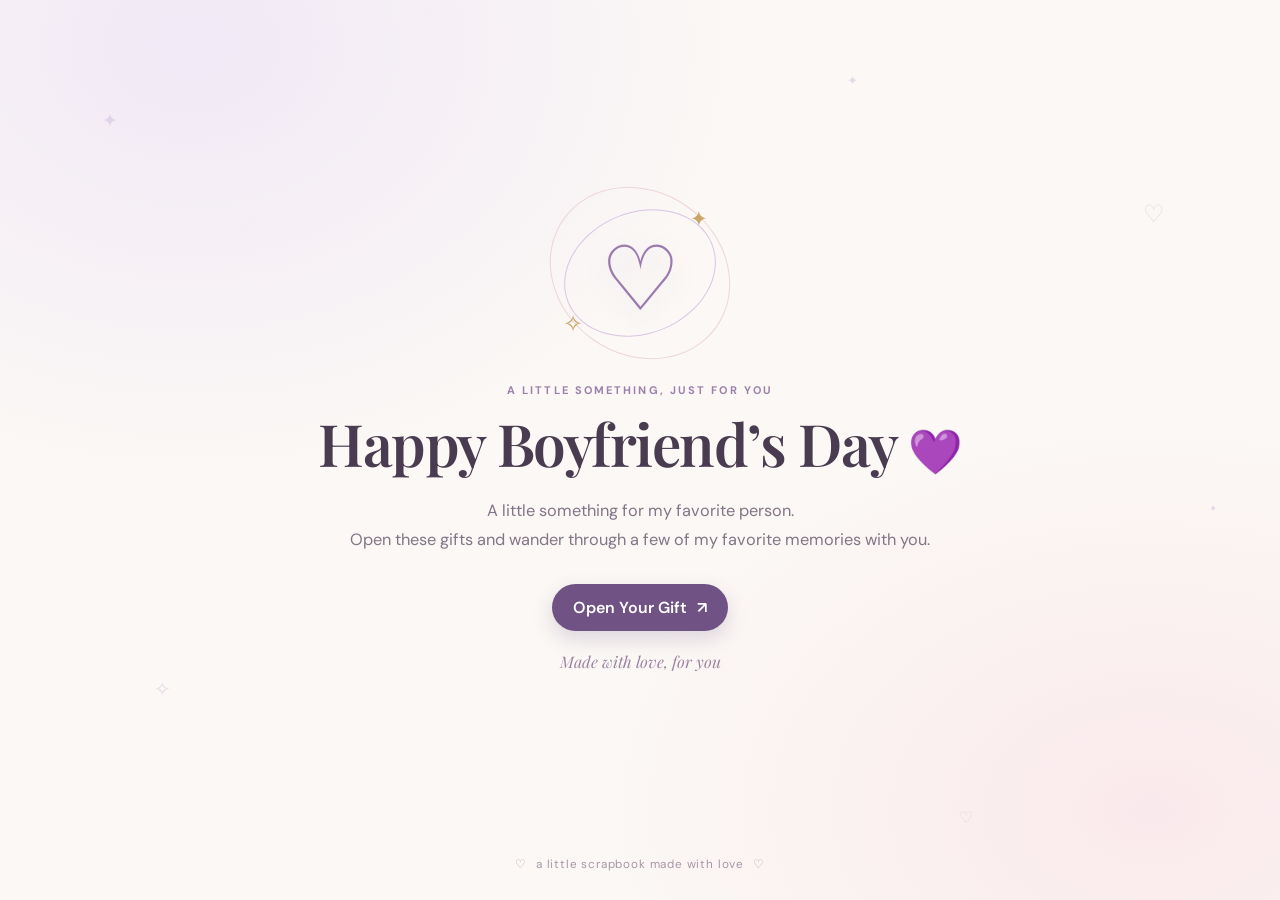
<file: index.html>
<!-- =====================================================
     PHOTO REPLACEMENT GUIDE

     Replace each PASTE_YOUR_IMAGE_URL_HERE with a photo URL
     or a relative project path such as images/photo1.jpg.
     For deployment, place photos in this project's images folder
     and use relative paths such as images/photo1.jpg.
     Search for PASTE_YOUR_IMAGE_URL_HERE to find every photo.
     ===================================================== -->
<!doctype html>
<html lang="en">
<head>
  <meta charset="utf-8">
  <meta name="viewport" content="width=device-width, initial-scale=1">
  <meta name="theme-color" content="#f8f3fb">
  <meta name="description" content="A little collection of favorite memories for Boyfriend's Day.">
  <title>A Little Gift for You</title>
  <link rel="preconnect" href="https://fonts.googleapis.com">
  <link rel="preconnect" href="https://fonts.gstatic.com" crossorigin>
  <link href="https://fonts.googleapis.com/css2?family=DM+Sans:wght@400;500;600;700&family=Playfair+Display:wght@500;600;700&display=swap" rel="stylesheet">
  <link rel="stylesheet" href="style.css">
</head>
<body>
  <!-- =====================================================
       EASY CUSTOMIZATION AREA
       Edit the headings, copy, titles, descriptions and captions here.
       To change photos, replace each placeholder src below.
       ===================================================== -->
  <div class="ambient" aria-hidden="true"><span>✦</span><span>♡</span><span>✧</span><span>·</span><span>♡</span><span>✦</span></div>
  <main>
    <section class="screen landing is-active" id="welcome" aria-labelledby="welcome-title">
      <div class="landing-art" aria-hidden="true"><span class="orbit orbit-one"></span><span class="orbit orbit-two"></span><span class="heart-mark">♡</span><span class="tiny-star star-a">✦</span><span class="tiny-star star-b">✧</span></div>
      <p class="eyebrow">A little something, just for you</p>
      <h1 id="welcome-title">Happy Boyfriend’s Day <span>💜</span></h1>
      <p class="intro">A little something for my favorite person.<br>Open these gifts and wander through a few of my favorite memories with you.</p>
      <button class="button button-primary" id="open-gift">Open Your Gift <span aria-hidden="true">↗</span></button>
      <p class="signature">Made with love, for you</p>
    </section>

    <section class="screen selection" id="gift-selection" aria-labelledby="selection-title" hidden>
      <div class="section-heading"><p class="eyebrow">Your little collection</p><h2 id="selection-title">Choose a gift</h2><p>Each one holds a piece of us.</p></div>
      <div class="gift-grid">
        <button class="gift-card" data-gift="0" aria-label="Open gift 1: Where It All Began"><span class="gift-number">01</span><span class="gift-box" aria-hidden="true"><i></i></span><span class="gift-title">Where It All Began</span><span class="gift-hint">A favorite beginning</span></button>
        <button class="gift-card" data-gift="1" aria-label="Open gift 2: Our Little Moments"><span class="gift-number">02</span><span class="gift-box gift-box-rose" aria-hidden="true"><i></i></span><span class="gift-title">Our Little Moments</span><span class="gift-hint">The days I keep close</span></button>
        <button class="gift-card" data-gift="2" aria-label="Open gift 3: Things I Love About Us"><span class="gift-number">03</span><span class="gift-box gift-box-gold" aria-hidden="true"><i></i></span><span class="gift-title">Things I Love About Us</span><span class="gift-hint">A few little reminders</span></button>
        <button class="gift-card" data-gift="3" aria-label="Open gift 4: One More Thing"><span class="gift-number">04</span><span class="gift-box gift-box-plum" aria-hidden="true"><i></i></span><span class="gift-title">One More Thing...</span><span class="gift-hint">A final little surprise</span></button>
      </div>
      <button class="text-button back-home">← Back to the beginning</button>
    </section>

    <section class="screen memory" id="gift-1" aria-labelledby="gift-1-title" hidden>
      <div class="memory-head"><p class="eyebrow">Gift one · the beginning</p><h2 id="gift-1-title">Where It All Began</h2><p class="memory-lead">Every story has a beginning.<br><em>This is ours.</em></p></div>
      <div class="polaroid-row">
        <figure class="polaroid tilt-left"><div class="photo-frame"><!-- PHOTO 1: Replace src with your first photo path or URL, e.g. images/photo1.jpg. --><img src="images/fav image.jpeg" alt="A favorite photo from the beginning of our story"></div><figcaption>It started with a moment</figcaption></figure>
        <figure class="polaroid tilt-right"><div class="photo-frame"><!-- PHOTO 2: Replace src with your second photo path or URL, e.g. images/photo2.jpg. --><img src="images\story began.jpeg" alt="A memory from when our story began"></div><figcaption>And became something lovely</figcaption></figure>
        <figure class="polaroid tilt-left-small"><div class="photo-frame"><!-- PHOTO 3: Replace src with your third photo path or URL, e.g. images/photo3.jpg. --><img src="images\another.1.jpeg" alt="Another early memory together"></div><figcaption>One I’ll always keep</figcaption></figure>
      </div>
      <div class="nav-row"><button class="button button-soft back-gifts">← Back to Gifts</button><button class="button button-primary next-gift" data-next="1">Next Gift →</button></div>
    </section>

    <section class="screen memory" id="gift-2" aria-labelledby="gift-2-title" hidden>
      <div class="memory-head"><p class="eyebrow">Gift two · the everyday magic</p><h2 id="gift-2-title">Our Little Moments</h2><p class="memory-lead">The ordinary days have a way<br>of becoming my favorites.</p></div>
      <div class="moments-layout">
        <figure class="moment-photo moment-feature"><div class="photo-frame"><!-- PHOTO 4: Replace src with your fourth photo path or URL, e.g. images/photo4.jpg. --><img src="images\fav day spent.jpeg" alt="A favorite day spent together"></div><figcaption>One of my favorite days.</figcaption></figure>
        <figure class="moment-photo moment-small"><div class="photo-frame"><!-- PHOTO 5: Replace src with your fifth photo path or URL, e.g. images/photo5.jpg. --><img src="images/smile.jpeg" alt="A small happy moment together"></div><figcaption>This still makes me smile.</figcaption></figure>
        <figure class="moment-photo moment-small moment-offset"><div class="photo-frame"><!-- PHOTO 6: Replace src with your sixth photo path or URL, e.g. images/photo6.jpg. --><img src="images\new.jpeg" alt="A candid memory of us being ourselves"></div><figcaption>Us being us.</figcaption></figure>
        <figure class="moment-photo moment-wide"><div class="photo-frame"><!-- PHOTO 7: Replace src with your seventh photo path or URL, e.g. images/photo7.jpg. --><img src="images\WhatsApp Image 2026-10-01 at 1.05.38 AM.jpeg" alt="A memory I will always treasure"></div><figcaption>A memory I’ll always keep.</figcaption></figure>
      </div>
      <div class="nav-row"><button class="button button-soft previous-gift" data-previous="0">← Previous Gift</button><button class="button button-primary next-gift" data-next="2">Next Gift →</button></div>
    </section>

    <section class="screen memory" id="gift-3" aria-labelledby="gift-3-title" hidden>
      <div class="memory-head"><p class="eyebrow">Gift three · a few little reasons</p><h2 id="gift-3-title">Things I Love About Us</h2><p class="memory-lead">Some things are small enough to miss,<br>but too lovely not to say.</p></div>
      <div class="love-layout">
        <div class="note-stack"><article class="love-note"><span>01</span><p>I love how we can turn ordinary days into memories.</p></article><article class="love-note note-lilac"><span>02</span><p>I love the little moments that nobody else gets to see.</p></article><article class="love-note note-peach"><span>03</span><p>I love having someone who makes life feel a little lighter.</p></article></div>
        <div class="love-photos"><figure class="love-photo love-photo-one"><div class="photo-frame"><!-- PHOTO 8: Replace src with your eighth photo path or URL, e.g. images/photo8.jpg. --><img src="images\5.1.1.jpeg" alt="A photo that reminds me what I love about us"></div></figure><figure class="love-photo love-photo-two"><div class="photo-frame"><!-- PHOTO 9: Replace src with your ninth photo path or URL, e.g. images/photo9.jpg. --><img src="images\5.2.2.jpeg" alt="A happy memory that feels like us"></div></figure></div>
      </div>
      <div class="nav-row"><button class="button button-soft previous-gift" data-previous="1">← Previous Gift</button><button class="button button-primary next-gift" data-next="3">Next Gift →</button></div>
    </section>

    <section class="screen memory finale" id="gift-4" aria-labelledby="gift-4-title" hidden>c:\Users\HP\Downloads\6.1.jpeg
      <div class="memory-head"><p class="eyebrow">Gift four · saved for last</p><h2 id="gift-4-title">One More Thing...</h2><p class="memory-lead">And after all these memories...</p></div>
      <div class="finale-photos"><figure class="final-photo final-photo-a"><div class="photo-frame"><!-- PHOTO 10: Replace src with your tenth photo path or URL, e.g. images/photo10.jpg. --><img src="images\6.1.jpeg" alt="A favorite photo of us for the final surprise"></div></figure><figure class="final-photo final-photo-b"><div class="photo-frame"><!-- PHOTO 11: Replace src with your eleventh photo path or URL, e.g. images/photo11.jpg. --><img src="images\6.2.jpeg" alt="One more memory I want to keep close"></div></figure></div>
      <div class="final-message"><span class="final-star" aria-hidden="true">✦</span><p>I’d still choose <em>more memories</em><br>with you.</p><h3>Happy Boyfriend’s Day <span>💜</span></h3><p class="signature">All my love, always</p></div>
      <div class="nav-row"><button class="button button-soft previous-gift" data-previous="2">← Previous Gift</button><button class="button button-primary" id="start-again">Start Again <span aria-hidden="true">↻</span></button></div>
    </section>
  </main>
  <footer><span>♡</span> a little scrapbook made with love <span>♡</span></footer>
  <div class="toast" id="toast" aria-live="polite"></div>
  <script src="script.js"></script>
</body>
</html>
</file>
<file: style.css>
:root{--ink:#45394d;--muted:#827587;--purple:#8d70a7;--purple-dark:#705284;--lilac:#eee5f3;--cream:#fffdf9;--pink:#eecfd8;--gold:#c9a96c;--shadow:0 18px 55px rgba(90,67,103,.11);--serif:'Playfair Display',Georgia,serif;--sans:'DM Sans',sans-serif}*{box-sizing:border-box}html{scroll-behavior:smooth}body{margin:0;min-height:100vh;background:radial-gradient(ellipse at 15% 5%,#f1e9f6 0,transparent 36%),radial-gradient(ellipse at 90% 90%,#fae9ec 0,transparent 34%),#fbf8f5;color:var(--ink);font-family:var(--sans);overflow-x:hidden}button{font:inherit}.ambient{position:fixed;inset:0;pointer-events:none;overflow:hidden;color:#bda5ca;z-index:0}.ambient span{position:absolute;opacity:.34;animation:float 9s ease-in-out infinite}.ambient span:nth-child(1){top:12%;left:8%;font-size:19px}.ambient span:nth-child(2){top:22%;right:9%;font-size:24px;animation-delay:2s}.ambient span:nth-child(3){bottom:22%;left:12%;font-size:20px;animation-delay:4s}.ambient span:nth-child(4){top:54%;right:5%;font-size:33px;animation-delay:1s}.ambient span:nth-child(5){bottom:8%;right:24%;font-size:16px;animation-delay:3s}.ambient span:nth-child(6){top:8%;right:33%;font-size:13px;animation-delay:5s}@keyframes float{50%{transform:translateY(-13px) rotate(12deg);opacity:.65}}main{position:relative;z-index:1;min-height:calc(100vh - 62px);display:grid;place-items:center;padding:52px 24px 26px}.screen{width:min(100%,1000px);animation:appear .55s ease both}.screen[hidden]{display:none}@keyframes appear{from{opacity:0;transform:translateY(13px)}to{opacity:1;transform:translateY(0)}}.landing{text-align:center;max-width:760px;padding:28px 20px 42px}.landing-art{height:190px;width:190px;margin:0 auto 15px;position:relative;display:grid;place-items:center}.orbit{position:absolute;border:1px solid #d9c5e3;border-radius:50%;transform:rotate(-22deg)}.orbit-one{width:156px;height:122px}.orbit-two{width:188px;height:164px;transform:rotate(35deg);border-color:#ecd5dc}.heart-mark{font-family:var(--serif);font-size:90px;color:#9b7ab0;line-height:1;filter:drop-shadow(0 10px 12px #bda5ca66);animation:heartbeat 3s ease-in-out infinite}.tiny-star{position:absolute;color:#c7a667}.star-a{top:27px;right:27px;font-size:21px}.star-b{bottom:29px;left:18px;font-size:24px}@keyframes heartbeat{50%{transform:scale(1.05)}}.eyebrow{text-transform:uppercase;letter-spacing:.19em;font-size:.69rem;font-weight:700;color:#9c81aa;margin:0 0 14px}.landing h1,.section-heading h2,.memory-head h2{font:600 clamp(2.2rem,5vw,3.65rem)/1.12 var(--serif);margin:0;color:#493c51;letter-spacing:-.025em}.landing h1 span{font-size:.75em}.intro{font-size:1.02rem;line-height:1.8;color:var(--muted);margin:19px 0 29px}.button{border:0;border-radius:999px;padding:13px 21px;font-weight:600;cursor:pointer;transition:transform .2s,box-shadow .2s,background .2s;display:inline-flex;align-items:center;gap:10px}.button:hover{transform:translateY(-2px);box-shadow:0 9px 21px #71558b2b}.button:focus-visible,.gift-card:focus-visible,.text-button:focus-visible{outline:3px solid #bd9ed0;outline-offset:4px}.button-primary{background:var(--purple-dark);color:white;box-shadow:0 8px 20px #70528435}.button-primary:hover{background:#624778}.button-soft{background:#f0eaf3;color:#684e79}.signature{font:italic 1rem var(--serif);color:#9b829f;margin:20px 0 0}.section-heading,.memory-head{text-align:center;margin-bottom:34px}.section-heading>p:last-child{color:var(--muted);margin:12px 0 0}.gift-grid{display:grid;grid-template-columns:repeat(4,1fr);gap:16px}.gift-card{position:relative;border:1px solid #ede5ed;background:#fffdfa;border-radius:19px;padding:25px 13px 20px;min-height:217px;display:flex;flex-direction:column;align-items:center;justify-content:flex-end;gap:8px;box-shadow:0 10px 32px #745e7610;cursor:pointer;transition:transform .24s,box-shadow .24s,border-color .24s;color:var(--ink)}.gift-card:hover{transform:translateY(-7px) rotate(-1deg);box-shadow:var(--shadow);border-color:#d7c3e0}.gift-card:nth-child(even):hover{transform:translateY(-7px) rotate(1deg)}.gift-number{position:absolute;top:15px;left:17px;font-size:.67rem;letter-spacing:.12em;color:#b19caf}.gift-title{font:600 1.13rem var(--serif)}.gift-hint{font-size:.77rem;color:#928493}.gift-box{position:relative;width:76px;height:61px;margin-bottom:9px;background:#a78bb6;border-radius:5px 5px 8px 8px;box-shadow:inset -7px 0 #9275a5,0 9px 13px #77598324;transition:transform .3s}.gift-box:before{content:"";position:absolute;top:-11px;left:-5px;width:86px;height:15px;border-radius:4px;background:#b69cc2;box-shadow:inset -7px 0 #9d82ad}.gift-box:after{content:"";position:absolute;left:31px;top:-11px;width:13px;height:72px;background:#e9d6b4;box-shadow:0 0 0 1px #e9d6b466}.gift-box i:before,.gift-box i:after{content:"";position:absolute;width:19px;height:14px;border:5px solid #e9d6b4;top:-23px;left:23px;border-radius:50% 50% 0 50%;transform:rotate(24deg)}.gift-box i:after{left:37px;transform:scaleX(-1) rotate(24deg)}.gift-card:hover .gift-box{transform:translateY(-4px) rotate(-3deg)}.gift-box-rose{background:#d7a6b4;box-shadow:inset -7px 0 #c68f9e,0 9px 13px #77598324}.gift-box-rose:before{background:#e2bac5;box-shadow:inset -7px 0 #d39ead}.gift-box-rose:after{background:#f5e4c9}.gift-box-rose i:before,.gift-box-rose i:after{border-color:#f5e4c9}.gift-box-gold{background:#c9ae79;box-shadow:inset -7px 0 #b39863,0 9px 13px #77598324}.gift-box-gold:before{background:#d8c28f;box-shadow:inset -7px 0 #c6ae7b}.gift-box-gold:after{background:#f4e5cf}.gift-box-gold i:before,.gift-box-gold i:after{border-color:#f4e5cf}.gift-box-plum{background:#795b83;box-shadow:inset -7px 0 #67486f,0 9px 13px #77598324}.gift-box-plum:before{background:#92749b;box-shadow:inset -7px 0 #7a5d84}.gift-box-plum:after{background:#e8d2b3}.gift-box-plum i:before,.gift-box-plum i:after{border-color:#e8d2b3}.text-button{display:block;margin:25px auto 0;background:none;border:0;color:#897490;cursor:pointer;padding:8px}.memory{max-width:940px}.memory-head{margin-bottom:29px}.memory-head h2{font-size:clamp(2rem,4vw,3.1rem)}.memory-lead{color:var(--muted);line-height:1.65;margin:13px 0 0}.memory-lead em{font:italic 1.13em var(--serif);color:#8c6e9e}.polaroid-row{display:flex;justify-content:center;align-items:center;gap:24px;margin:5px auto 33px}.polaroid{width:min(27%,236px);margin:0;padding:10px 10px 15px;background:white;box-shadow:0 10px 27px #705c6e1a;border:1px solid #f0e9e7}.tilt-left{transform:rotate(-5deg) translateY(5px)}.tilt-right{transform:rotate(3deg) translateY(-7px)}.tilt-left-small{transform:rotate(-2deg) translateY(8px)}.photo-frame{height:180px;background:linear-gradient(135deg,#eee5f0,#f8e9e7);position:relative;overflow:hidden;display:grid;place-items:center}.photo-frame:has(img[src="PASTE_YOUR_IMAGE_URL_HERE"]):after{content:"♡";position:absolute;font:54px var(--serif);color:#b99fc2;opacity:.72}.photo-frame img{width:100%;height:100%;object-fit:cover;color:transparent;font-size:0}.polaroid figcaption,.moment-photo figcaption{font:italic .9rem var(--serif);text-align:center;color:#807182;padding-top:11px}.nav-row{display:flex;justify-content:space-between;gap:12px;margin:28px auto 0;max-width:720px}.moments-layout{display:grid;grid-template-columns:1.25fr .8fr .8fr;grid-template-rows:190px 190px;gap:15px;max-width:760px;margin:0 auto 34px}.moment-photo{margin:0;background:#fff;padding:8px 8px 4px;box-shadow:0 10px 25px #705c6e16}.moment-photo .photo-frame{height:calc(100% - 31px)}.moment-feature{grid-row:span 2}.moment-feature .photo-frame{height:calc(100% - 31px)}.moment-photo figcaption{font-size:.82rem;padding:7px 3px}.moment-offset{transform:translateY(8px) rotate(1deg)}.moment-wide{grid-column:2/4;grid-row:2}.love-layout{display:grid;grid-template-columns:1fr 1fr;gap:34px;align-items:center;max-width:800px;margin:0 auto 30px}.note-stack{display:grid;gap:13px}.love-note{padding:16px 19px;background:#f7eef3;border-radius:3px 15px 15px 15px;box-shadow:0 8px 22px #715a7410;transform:rotate(-1deg)}.love-note:nth-child(2){transform:rotate(1deg)}.love-note span{font-size:.66rem;letter-spacing:.13em;color:#b38aa4}.love-note p{font:500 1.05rem/1.5 var(--serif);margin:7px 0 0}.note-lilac{background:#f0eaf5}.note-peach{background:#fbf0e9}.love-photos{position:relative;min-height:350px}.love-photo{position:absolute;width:62%;margin:0;padding:9px 9px 13px;background:white;box-shadow:0 12px 26px #705c6e20}.love-photo .photo-frame{height:205px}.love-photo-one{top:5px;left:3%;transform:rotate(-6deg)}.love-photo-two{right:2%;bottom:5px;transform:rotate(5deg)}.finale{max-width:800px}.finale-photos{display:flex;justify-content:center;gap:16px;margin:0 auto 15px}.final-photo{width:190px;margin:0;padding:8px 8px 10px;background:white;box-shadow:0 9px 22px #705c6e18}.final-photo .photo-frame{height:132px}.final-photo-a{transform:rotate(-5deg)}.final-photo-b{transform:rotate(4deg) translateY(8px)}.final-message{text-align:center;padding:15px 12px}.final-star{color:var(--gold);font-size:23px}.final-message>p:first-of-type{font:500 clamp(1.7rem,4vw,2.45rem)/1.35 var(--serif);margin:8px 0 16px}.final-message em{color:#8c6e9e}.final-message h3{font:600 1.4rem var(--serif);margin:0;color:#61476f}.final-message .signature{margin-top:8px}footer{position:relative;z-index:1;text-align:center;color:#a797a6;font-size:.73rem;padding:18px;letter-spacing:.07em}footer span{color:#c49caf;margin:0 5px}.toast{position:fixed;inset:auto 16px 18px;z-index:5;text-align:center;color:#fff;background:#634874;padding:12px 18px;border-radius:999px;width:max-content;max-width:calc(100% - 32px);margin:auto;opacity:0;transform:translateY(8px);pointer-events:none;transition:.25s}.toast.show{opacity:1;transform:translateY(0)}.gift-card.opening .gift-box{animation:openBox .55s ease forwards}@keyframes openBox{40%{transform:translateY(-13px) rotate(8deg)}100%{transform:scale(.75) rotate(-15deg);opacity:.35}}@media(max-width:720px){main{padding:35px 18px 18px}.gift-grid{grid-template-columns:repeat(2,1fr);gap:12px}.gift-card{min-height:196px}.polaroid-row{gap:10px}.polaroid{width:32%;padding:7px 7px 12px}.polaroid .photo-frame{height:140px}.polaroid figcaption{font-size:.75rem}.moments-layout{grid-template-columns:1fr 1fr;grid-template-rows:190px 150px 150px;gap:11px}.moment-feature{grid-column:1/2;grid-row:span 2}.moment-small{grid-column:2}.moment-offset{transform:none}.moment-wide{grid-column:1/3;grid-row:3}.love-layout{gap:16px}.love-note{padding:13px}.love-note p{font-size:.94rem}.love-photos{min-height:310px}.love-photo{width:82%}.love-photo .photo-frame{height:155px}.nav-row{margin-top:22px}.button{padding:12px 16px;font-size:.9rem}}@media(max-width:460px){.landing-art{height:158px;width:158px}.heart-mark{font-size:76px}.orbit-one{width:134px;height:105px}.orbit-two{width:154px;height:144px}.landing h1{font-size:2.35rem}.intro{font-size:.94rem}.gift-card{min-height:185px;padding-left:8px;padding-right:8px}.gift-title{font-size:1rem}.gift-hint{font-size:.7rem}.gift-box{transform:scale(.88);margin-bottom:5px}.polaroid-row{align-items:flex-start}.polaroid{width:33%;padding:5px 5px 10px}.polaroid .photo-frame{height:108px}.polaroid figcaption{font-size:.68rem;line-height:1.3}.moments-layout{grid-template-rows:160px 120px 120px}.memory-head{margin-bottom:23px}.memory-lead{font-size:.92rem}.love-layout{grid-template-columns:1fr}.love-photos{min-height:232px;max-width:360px;width:100%;margin:0 auto}.love-photo{width:54%}.love-photo .photo-frame{height:138px}.final-photo{width:43%;padding:6px}.final-photo .photo-frame{height:105px}.final-message{padding-top:4px}.final-message>p:first-of-type{font-size:1.75rem}.final-message h3{font-size:1.2rem}.nav-row .button{padding:11px 13px;font-size:.82rem}}
</file>
